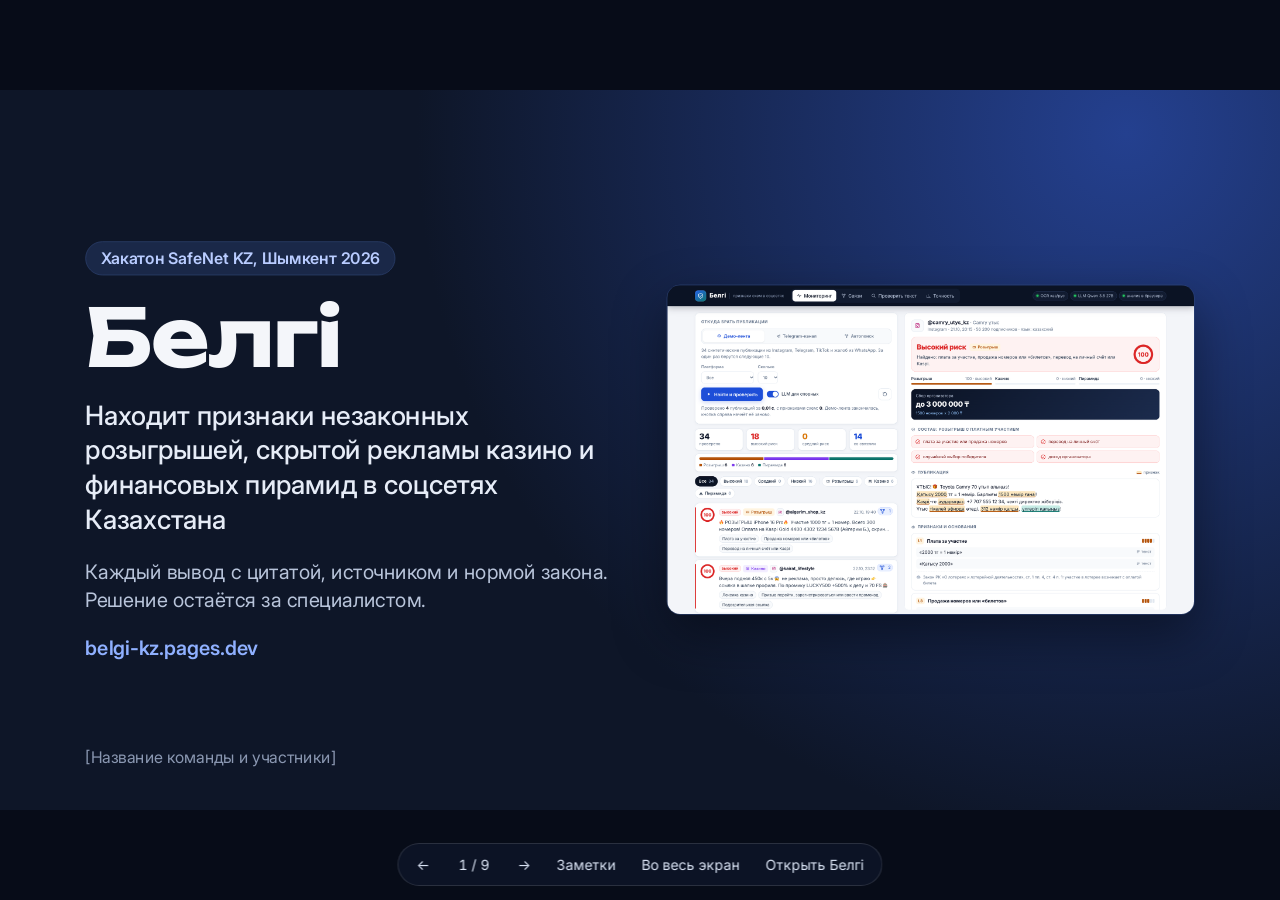
<file: web/pitch/index.html>
<!doctype html>
<html lang="ru">
<head>
<meta charset="utf-8">
<meta name="viewport" content="width=device-width, initial-scale=1">
<title>Белгі: питч для SafeNet KZ</title>
<meta name="description" content="Презентация проекта Белгі для хакатона SafeNet KZ: признаки незаконных розыгрышей, рекламы казино и финансовых пирамид в соцсетях Казахстана.">
<link rel="preconnect" href="https://fonts.googleapis.com">
<link rel="stylesheet" href="https://fonts.googleapis.com/css2?family=Unbounded:wght@500;600;700&family=Inter:wght@400;500;600;700&display=swap">
<style>
  * { box-sizing: border-box; }
  html, body { margin: 0; height: 100%; background: #070c18; overflow: hidden; font-family: Inter, Arial, sans-serif; }
  #viewport { position: fixed; inset: 0; }
  #stage { position: absolute; left: 50%; top: 50%; width: 1920px; height: 1080px; transform-origin: 0 0; }
  .slide { position: absolute; inset: 0; display: none; }
  .slide.on { display: block; animation: fade .35s ease; }
  @keyframes fade { from { opacity: 0; } to { opacity: 1; } }
  .slide > section { position: relative; width: 1920px; height: 1080px; overflow: hidden; }
  .slide h1, .slide h2, .slide h3, .slide p { margin: 0; }
  .slide img, .slide svg { display: block; }
  .slide table { width: 100%; border-collapse: collapse; overflow: hidden; }
  .slide th, .slide td { padding: 14px 22px; text-align: left; vertical-align: top; border-bottom: 1px solid #E1E6EF; }
  .slide aside { display: none; }
  #bar { position: fixed; left: 50%; bottom: 14px; transform: translateX(-50%); display: flex; gap: 6px; align-items: center;
    background: rgba(15, 23, 42, .78); backdrop-filter: blur(8px); border: 1px solid rgba(255,255,255,.12); border-radius: 999px;
    padding: 6px 8px; color: #dbe4f5; font-size: 14px; z-index: 5; transition: opacity .3s; }
  #bar button, #bar a { background: none; border: 0; color: #dbe4f5; font: inherit; cursor: pointer; padding: 6px 10px; border-radius: 999px; text-decoration: none; }
  #bar button:hover, #bar a:hover { background: rgba(255,255,255,.12); }
  #count { min-width: 56px; text-align: center; font-variant-numeric: tabular-nums; }
  #notes { position: fixed; left: 50%; bottom: 64px; transform: translateX(-50%); width: min(900px, 92vw); max-height: 40vh; overflow: auto;
    background: rgba(15, 23, 42, .92); color: #e6ecf7; border: 1px solid rgba(255,255,255,.14); border-radius: 14px; padding: 14px 18px;
    font-size: 16px; line-height: 1.5; display: none; z-index: 6; }
  #notes.on { display: block; }
  #rotate { position: fixed; inset: auto 12px 64px 12px; text-align: center; color: #b8c4da; font-size: 13px; display: none; }
  @media (orientation: portrait) and (max-width: 700px) { #rotate { display: block; } }
  body.idle #bar { opacity: 0; }
</style>
</head>
<body>
<div id="viewport"><div id="stage">
<div class="slide" data-id="cover"><section id="cover" data-transition="fade" style="background:radial-gradient(circle at 88% 6%, #24408F 0%, #0E1628 54%);color:#F4F6FA;font-family:Inter, Arial, sans-serif;padding:128px;display:flex;flex-direction:column;justify-content:center">
<div style="width:820px;display:flex;flex-direction:column;align-items:start;gap:32px">
<p style="font-size:24px;font-weight:600;color:#B9CCFF;background:#1A2848;border:1px solid #2E4372;padding:10px 22px;border-radius:999px">Хакатон SafeNet KZ, Шымкент 2026</p>
<h1 style="font-family:Unbounded, Arial, sans-serif;font-size:120px;font-weight:700;line-height:1;letter-spacing:-2px;color:#F4F6FA">Белгі</h1>
<p style="font-size:40px;font-weight:500;line-height:1.3;color:#E6ECF7">Находит признаки незаконных розыгрышей, скрытой рекламы казино и финансовых пирамид в соцсетях Казахстана</p>
<p style="font-size:30px;line-height:1.4;color:#B8C4DA">Каждый вывод с цитатой, источником и нормой закона. Решение остаётся за специалистом.</p>
<p style="font-size:30px;font-weight:600;color:#8FB0FF">belgi-kz.pages.dev</p>
</div>
<img src="img/img_app.png" alt="Панель аналитика Белгі: очередь публикаций и разбор кейса" style="position:absolute;left:1000px;top:292px;width:792px;height:495px;object-fit:cover;border-radius:20px;border:1px solid #2E4372;box-shadow:0 30px 80px rgba(0, 0, 0, 0.45)">
<p style="position:absolute;left:128px;bottom:64px;width:900px;font-size:24px;color:#8A97B1">[Название команды и участники]</p>
<aside>Здравствуйте, мы команда [название]. Белгі по-казахски значит «признак». Наша система находит в соцсетях и мессенджерах признаки всех трёх схем из задания: платных розыгрышей, скрытой рекламы казино и финансовых пирамид. И объясняет каждый случай. Всё, что вы увидите, работает по ссылке на слайде прямо сейчас, с любого телефона.</aside>
</section>
</div>
<div class="slide" data-id="problem"><section id="problem" data-transition="fade" style="background:#F4F6FA;color:#0F1A2E;font-family:Inter, Arial, sans-serif;padding:128px 128px 160px;display:flex;flex-direction:column;gap:44px">
<div style="display:flex;flex-direction:column;gap:16px">
<p style="font-size:24px;font-weight:700;letter-spacing:3px;color:#1D4ED8">ПРОБЛЕМА</p>
<h2 style="font-family:Unbounded, Arial, sans-serif;font-size:60px;font-weight:600;line-height:1.15;color:#0F1A2E">Схемы ушли в соцсети,<br>вручную их уже не догнать</h2>
</div>
<div style="display:grid;grid-template-columns:1fr 1fr;gap:24px">
<div style="background:#FDFEFF;border:1px solid #E1E6EF;border-radius:20px;padding:34px 40px;display:flex;flex-direction:column;gap:10px">
<p style="font-family:Unbounded, Arial, sans-serif;font-size:60px;font-weight:700;line-height:1.1;color:#6D28D9">3,1 млрд ₸</p>
<p style="font-size:30px;line-height:1.35;color:#4A5568">оборот онлайн-казино Bingo-37 и Lotoboom в Шымкенте, игроков звали через WhatsApp</p>
</div>
<div style="background:#FDFEFF;border:1px solid #E1E6EF;border-radius:20px;padding:34px 40px;display:flex;flex-direction:column;gap:10px">
<p style="font-family:Unbounded, Arial, sans-serif;font-size:60px;font-weight:700;line-height:1.1;color:#0F766E">32,9 млрд ₸</p>
<p style="font-size:30px;line-height:1.35;color:#4A5568">ущерб от финансовых пирамид за 2025 год: 53 пирамиды, 112 500 вкладчиков</p>
</div>
<div style="background:#FDFEFF;border:1px solid #E1E6EF;border-radius:20px;padding:34px 40px;display:flex;flex-direction:column;gap:10px">
<p style="font-family:Unbounded, Arial, sans-serif;font-size:60px;font-weight:700;line-height:1.1;color:#6D28D9">75 000</p>
<p style="font-size:30px;line-height:1.35;color:#4A5568">незаконных сайтов заблокировано за 2025 год, в 2026 году больше половины новых нашла система учёта ставок</p>
</div>
<div style="background:#FDFEFF;border:1px solid #E1E6EF;border-radius:20px;padding:34px 40px;display:flex;flex-direction:column;gap:10px">
<p style="font-family:Unbounded, Arial, sans-serif;font-size:60px;font-weight:700;line-height:1.1;color:#B45309">121</p>
<p style="font-size:30px;line-height:1.35;color:#4A5568">человек привлечён к ответственности за незаконные розыгрыши в 2025 году, штрафы на 49,9 млн ₸</p>
</div>
</div>
<p style="position:absolute;left:128px;bottom:64px;width:1400px;font-size:24px;color:#5B6576">Источники: Kursiv, 09.10.2026; Казахстанская правда, 12.03.2026; Lada.kz, 01.07.2026; Kapital.kz, 09.01.2026</p>
<p style="position:absolute;right:128px;bottom:64px;width:120px;font-size:24px;text-align:right;color:#5B6576">02</p>
<aside>Схемы переехали в Instagram, Telegram и WhatsApp. Свежий пример прямо из Шымкента: онлайн-казино с оборотом 3,1 миллиарда тенге, игроков звали через WhatsApp. Только за 2025 год пирамиды нанесли ущерб почти на 33 миллиарда тенге, заблокировано 75 тысяч незаконных сайтов, к ответственности привлечён 121 организатор розыгрышей. Схемы меняют форму быстрее, чем их успевают проверять вручную.</aside>
</section>
</div>
<div class="slide" data-id="solution"><section id="solution" data-transition="fade" style="background:#0E1628;color:#F4F6FA;font-family:Inter, Arial, sans-serif;padding:128px 128px 160px;display:flex;flex-direction:column;gap:40px">
<div style="display:flex;flex-direction:column;gap:16px">
<p style="font-size:24px;font-weight:700;letter-spacing:3px;color:#8FB0FF">РЕШЕНИЕ</p>
<h2 style="font-family:Unbounded, Arial, sans-serif;font-size:60px;font-weight:600;line-height:1.15;color:#F4F6FA">Один движок на три направления. Признаки, а не вердикты</h2>
</div>
<div style="display:flex;gap:24px">
<div style="flex:1;background:#17223B;border:1px solid #26334F;border-radius:20px;padding:36px;display:flex;flex-direction:column;gap:20px">
<div style="width:76px;height:76px;border-radius:20px;background:#FDE7BF;display:flex;align-items:center;justify-content:center">
<svg aria-label="Билет" width="24" height="24" viewBox="0 0 24 24" style="width:44px;height:44px" fill="none" stroke="#B45309" stroke-width="2" stroke-linecap="round" stroke-linejoin="round"><path d="M4 7h16v3a2 2 0 0 0 0 4v3H4v-3a2 2 0 0 0 0-4z"/><path d="M14 7.5v9" stroke-dasharray="2 2.2"/></svg>
</div>
<h3 style="font-size:40px;font-weight:600;line-height:1.2;color:#F4F6FA">Розыгрыши с платным участием</h3>
<p style="font-size:30px;line-height:1.4;color:#B8C4DA">Взнос за номер, перевод на Kaspi, рандомайзер в эфире</p>
</div>
<div style="flex:1;background:#17223B;border:1px solid #26334F;border-radius:20px;padding:36px;display:flex;flex-direction:column;gap:20px">
<div style="width:76px;height:76px;border-radius:20px;background:#E6DBFF;display:flex;align-items:center;justify-content:center">
<svg aria-label="Кубик" width="24" height="24" viewBox="0 0 24 24" style="width:44px;height:44px" fill="none" stroke="#6D28D9" stroke-width="2" stroke-linecap="round" stroke-linejoin="round"><rect x="4" y="4" width="16" height="16" rx="4"/><circle cx="9" cy="9" r="1.3" fill="#6D28D9"/><circle cx="15" cy="15" r="1.3" fill="#6D28D9"/><circle cx="15" cy="9" r="1.3" fill="#6D28D9"/><circle cx="9" cy="15" r="1.3" fill="#6D28D9"/></svg>
</div>
<h3 style="font-size:40px;font-weight:600;line-height:1.2;color:#F4F6FA">Скрытая реклама казино</h3>
<p style="font-size:30px;line-height:1.4;color:#B8C4DA">Промокоды, ссылки-зеркала, «вчера поднял», ссылка в шапке</p>
</div>
<div style="flex:1;background:#17223B;border:1px solid #26334F;border-radius:20px;padding:36px;display:flex;flex-direction:column;gap:20px">
<div style="width:76px;height:76px;border-radius:20px;background:#C6ECE5;display:flex;align-items:center;justify-content:center">
<svg aria-label="Пирамида" width="24" height="24" viewBox="0 0 24 24" style="width:44px;height:44px" fill="none" stroke="#0F766E" stroke-width="2" stroke-linecap="round" stroke-linejoin="round"><path d="M12 4 3 20h18z"/><path d="M7.6 12h8.8M5.3 16h13.4"/></svg>
</div>
<h3 style="font-size:40px;font-weight:600;line-height:1.2;color:#F4F6FA">Финансовые пирамиды</h3>
<p style="font-size:30px;line-height:1.4;color:#B8C4DA">Доходность выше рынка, гарантии, бонус за приглашённых</p>
</div>
</div>
<div style="display:flex;align-items:center;gap:24px;background:#13203A;border:1px solid #2B3C63;border-radius:16px;padding:24px 32px">
<svg aria-label="Щит" width="24" height="24" viewBox="0 0 24 24" style="width:44px;height:44px" fill="none" stroke="#8FB0FF" stroke-width="2" stroke-linecap="round" stroke-linejoin="round"><path d="M12 3l7 3v6c0 4.5-3 7.6-7 9-4-1.4-7-4.5-7-9V6z"/><path d="M9 12l2 2 4-4"/></svg>
<p style="font-size:30px;line-height:1.35;color:#E6ECF7">Система показывает признаки возможного нарушения. Законность проверяет специалист с учётом законодательства РК</p>
</div>
<p style="position:absolute;right:128px;bottom:64px;width:120px;font-size:24px;text-align:right;color:#8A97B1">03</p>
<aside>Мы сделали один движок сразу на три трека задания, потому что признаки у схем во многом общие: реквизиты Kaspi, срочность, ссылки, скриншоты выплат, сети связанных аккаунтов. Главный принцип совпадает с принципом хакатона: система не обвиняет. Она показывает признаки и объясняет, на чём они основаны, а решение принимает специалист.</aside>
</section>
</div>
<div class="slide" data-id="how"><section id="how" data-transition="fade" style="background:#F4F6FA;color:#0F1A2E;font-family:Inter, Arial, sans-serif;padding:128px 128px 160px;display:flex;flex-direction:column;gap:44px">
<div style="display:flex;flex-direction:column;gap:16px">
<p style="font-size:24px;font-weight:700;letter-spacing:3px;color:#1D4ED8">КАК РАБОТАЕТ</p>
<h2 style="font-family:Unbounded, Arial, sans-serif;font-size:60px;font-weight:600;line-height:1.15;color:#0F1A2E">Пять шагов от публикации до справки</h2>
</div>
<div style="display:flex;gap:20px">
<div style="flex:1;background:#FDFEFF;border:1px solid #E1E6EF;border-radius:20px;padding:28px;display:flex;flex-direction:column;gap:14px">
<p style="width:56px;height:56px;border-radius:28px;background:#1D4ED8;color:#FDFEFF;font-size:28px;font-weight:700;line-height:2;text-align:center">1</p>
<h3 style="font-size:32px;font-weight:700;line-height:1.2;color:#0F1A2E">Собирает</h3>
<p style="font-size:26px;line-height:1.35;color:#4A5568">Публичные Telegram-каналы, автопоиск по цепочке, жалобы со скриншотами</p>
</div>
<div style="flex:1;background:#FDFEFF;border:1px solid #E1E6EF;border-radius:20px;padding:28px;display:flex;flex-direction:column;gap:14px">
<p style="width:56px;height:56px;border-radius:28px;background:#1D4ED8;color:#FDFEFF;font-size:28px;font-weight:700;line-height:2;text-align:center">2</p>
<h3 style="font-size:32px;font-weight:700;line-height:1.2;color:#0F1A2E">Очищает</h3>
<p style="font-size:26px;line-height:1.35;color:#4A5568">Снимает маскировку вроде к@зино и 1w1n. Русский, казахский, транслит</p>
</div>
<div style="flex:1;background:#FDFEFF;border:1px solid #E1E6EF;border-radius:20px;padding:28px;display:flex;flex-direction:column;gap:14px">
<p style="width:56px;height:56px;border-radius:28px;background:#1D4ED8;color:#FDFEFF;font-size:28px;font-weight:700;line-height:2;text-align:center">3</p>
<h3 style="font-size:32px;font-weight:700;line-height:1.2;color:#0F1A2E">Находит признаки</h3>
<p style="font-size:26px;line-height:1.35;color:#4A5568">Словари, расчёт доходности и сбора, реквизиты, ссылки, текст со скриншотов и эфиров</p>
</div>
<div style="flex:1;background:#FDFEFF;border:1px solid #E1E6EF;border-radius:20px;padding:28px;display:flex;flex-direction:column;gap:14px">
<p style="width:56px;height:56px;border-radius:28px;background:#1D4ED8;color:#FDFEFF;font-size:28px;font-weight:700;line-height:2;text-align:center">4</p>
<h3 style="font-size:32px;font-weight:700;line-height:1.2;color:#0F1A2E">Уточняет</h3>
<p style="font-size:26px;line-height:1.35;color:#4A5568">Спорные случаи разбирает LLM. Признак без дословной цитаты отбрасывается</p>
</div>
<div style="flex:1;background:#FDFEFF;border:1px solid #E1E6EF;border-radius:20px;padding:28px;display:flex;flex-direction:column;gap:14px">
<p style="width:56px;height:56px;border-radius:28px;background:#1D4ED8;color:#FDFEFF;font-size:28px;font-weight:700;line-height:2;text-align:center">5</p>
<h3 style="font-size:32px;font-weight:700;line-height:1.2;color:#0F1A2E">Связывает</h3>
<p style="font-size:26px;line-height:1.35;color:#4A5568">Общие карты, телефоны и промокоды у разных аккаунтов</p>
</div>
</div>
<div style="background:#0E1628;border-radius:20px;padding:30px 40px;display:flex;align-items:center;gap:24px">
<p style="font-size:24px;font-weight:700;letter-spacing:2px;color:#8FB0FF;white-space:nowrap">НА ВЫХОДЕ</p>
<p style="font-size:30px;line-height:1.35;color:#F4F6FA">Уровень риска по трём направлениям, подсвеченные цитаты, нормы закона и справка для ведомства одной кнопкой</p>
</div>
<p style="position:absolute;right:128px;bottom:64px;width:120px;font-size:24px;text-align:right;color:#5B6576">04</p>
<aside>Система собирает публикации из открытых источников: публичные Telegram-каналы, автопоиск по цепочке каналов и жалобы граждан со скриншотами. Сначала снимает маскировку, потом ищет признаки: словари на трёх языках, расчёты, реквизиты и ссылки. Спорные случаи уточняет языковая модель, но признак без дословной цитаты из текста она добавить не может. В конце строится граф связей.</aside>
</section>
</div>
<div class="slide" data-id="explain"><section id="explain" data-transition="fade" style="background:#0E1628;color:#F4F6FA;font-family:Inter, Arial, sans-serif;padding:128px 128px 160px;display:flex;flex-direction:column;gap:40px">
<div style="display:flex;flex-direction:column;gap:16px">
<p style="font-size:24px;font-weight:700;letter-spacing:3px;color:#8FB0FF">ОБЪЯСНИМОСТЬ</p>
<h2 style="font-family:Unbounded, Arial, sans-serif;font-size:60px;font-weight:600;line-height:1.15;color:#F4F6FA">Каждый вывод с цитатой и нормой</h2>
</div>
<div style="display:flex;gap:48px;align-items:start">
<div style="width:600px;display:flex;flex-direction:column;gap:22px">
<p style="font-size:24px;font-weight:600;color:#8A97B1">Скриншот из жалобы гражданина</p>
<div style="background:#17223B;border:1px solid #26334F;border-left:6px solid #2DD4BF;border-radius:16px;padding:26px 30px">
<p style="font-size:30px;line-height:1.4;color:#F4F6FA">«Вложи 5000 тг, получи 10 000 тг через 24 часа! Гарантия 100%. Кидай на каспи»</p>
</div>
<p style="font-size:24px;font-weight:600;color:#8A97B1">Что показала система</p>
<p style="font-size:32px;font-weight:700;color:#F87171">Высокий риск, 100 из 100</p>
<div style="display:flex;flex-direction:column;gap:6px">
<p style="font-family:Unbounded, Arial, sans-serif;font-size:44px;font-weight:700;line-height:1.1;color:#F4F6FA">≈ 3 000% в месяц</p>
<p style="font-size:26px;line-height:1.35;color:#B8C4DA">в 1 765 раз выше ставок по вкладам</p>
</div>
<p style="font-size:26px;line-height:1.35;color:#B8C4DA">Основание: методика АФМ № 82-НҚ, пункты 3.1.1, 3.1.2 и 3.1.15</p>
</div>
<img src="img/img_case.png" alt="Карточка кейса в Белгі: высокий риск, обещанная доходность около 3000 процентов в месяц, состав признаков пирамиды" style="width:1016px;height:575px;object-fit:contain;border-radius:16px;border:1px solid #2E4372;background:#FDFEFF;box-shadow:0 24px 60px rgba(0, 0, 0, 0.4)">
</div>
<p style="position:absolute;right:128px;bottom:64px;width:120px;font-size:24px;text-align:right;color:#8A97B1">05</p>
<aside>Вот как выглядит объяснение. На входе скриншот из WhatsApp-группы, который прислал гражданин. Система сама распознала текст, нашла обещание «вложи 5000, получи 10 000 через сутки» и посчитала: это около 3000 процентов в месяц, в 1765 раз выше ставок по вкладам. Рядом с каждым признаком цитата и пункт методики АФМ. Аналитику не нужно перечитывать весь чат.</aside>
</section>
</div>
<div class="slide" data-id="precise"><section id="precise" data-transition="fade" style="background:#F4F6FA;color:#0F1A2E;font-family:Inter, Arial, sans-serif;padding:128px 128px 160px;display:flex;flex-direction:column;gap:40px">
<div style="display:flex;flex-direction:column;gap:16px">
<p style="font-size:24px;font-weight:700;letter-spacing:3px;color:#1D4ED8">МИНИМУМ ЛОЖНЫХ СРАБАТЫВАНИЙ</p>
<h2 style="font-family:Unbounded, Arial, sans-serif;font-size:60px;font-weight:600;line-height:1.15;color:#0F1A2E">Обычный конкурс не попадёт в выборку</h2>
</div>
<table style="font-family:Inter, Arial, sans-serif;font-size:30px;color:#0F1A2E;border:1px solid #DDE3EC;border-radius:16px">
<tr style="background:#E6ECF5"><th style="width:49%;padding:16px 24px">Публикация</th><th style="width:37%">Что увидела система</th><th style="width:14%">Уровень</th></tr>
<tr style="background:#FDFEFF"><td>«Разыгрываем 3 сертификата. Условия: подписка и лайк, участие бесплатное»</td><td>Случайный выбор есть, платы за участие нет</td><td style="color:#475467"><b>Низкий</b></td></tr>
<tr style="background:#F7F9FC"><td>«Участие 1000 тг = 1 номер, всего 300 номеров, оплата на Kaspi, итоги в эфире»</td><td>Плата, перевод на личный счёт, сбор до 300&#160;000&#160;₸</td><td style="color:#DC2626"><b>Высокий</b></td></tr>
<tr style="background:#FDFEFF"><td>«Депозит до 19,5% годовых, вклады гарантированы КФГД»</td><td>Ставка в рынке, банк с лицензией</td><td style="color:#475467"><b>Низкий</b></td></tr>
<tr style="background:#F7F9FC"><td>«АФМ выявило пирамиду: обещали 30% в месяц»</td><td>Новость, нет реквизитов и призыва</td><td style="color:#475467"><b>Низкий</b></td></tr>
<tr style="background:#FDFEFF"><td>«К а з и н о дает, деп 5к, вывел 200к, зеркал0 в шапке»</td><td>Маскировка снята, лексика казино, призыв</td><td style="color:#DC2626"><b>Высокий</b></td></tr>
</table>
<p style="position:absolute;left:128px;bottom:64px;width:1400px;font-size:24px;color:#5B6576">Казахская частица «деп» не путается с казиношным «деп», а «занос мебели» с «заносом» в казино</p>
<p style="position:absolute;right:128px;bottom:64px;width:120px;font-size:24px;text-align:right;color:#5B6576">06</p>
<aside>Главная сложность первого трека: отличить обычный конкурс от платной схемы. Мы считаем признаки так, как их описывает закон о лотереях: плата за участие, случайный выбор и приз вместе. Бесплатный конкурс с рандомайзером остаётся низким, и система прямо пишет почему. Так же отсекаются банковские вклады, официальная лотерея, легальный букмекер и новости о схемах. А замаскированное «к а з и н о» система, наоборот, узнаёт.</aside>
</section>
</div>
<div class="slide" data-id="links"><section id="links" data-transition="fade" style="background:#0E1628;color:#F4F6FA;font-family:Inter, Arial, sans-serif;padding:128px 128px 160px;display:flex;flex-direction:column;gap:36px">
<div style="display:flex;flex-direction:column;gap:16px">
<p style="font-size:24px;font-weight:700;letter-spacing:3px;color:#8FB0FF">СВЯЗИ И СКРИНШОТЫ</p>
<h2 style="font-family:Unbounded, Arial, sans-serif;font-size:60px;font-weight:600;line-height:1.15;color:#F4F6FA">Видит сеть за разными аккаунтами</h2>
</div>
<div style="display:flex;gap:48px;align-items:start">
<img src="img/img_graph.png" alt="Граф связей: аккаунты соединены общими картами, телефонами, промокодом и ссылкой" style="width:960px;height:624px;object-fit:contain;border-radius:16px;border:1px solid #2E4372;background:#FBFCFE">
<div style="flex:1;display:flex;flex-direction:column;gap:30px">
<div style="display:flex;flex-direction:column;gap:6px">
<p style="font-family:Unbounded, Arial, sans-serif;font-size:44px;font-weight:700;line-height:1.1;color:#8FB0FF">3 аккаунта</p>
<p style="font-size:26px;line-height:1.35;color:#B8C4DA">с одной картой Kaspi проводят платные розыгрыши</p>
</div>
<div style="display:flex;flex-direction:column;gap:6px">
<p style="font-family:Unbounded, Arial, sans-serif;font-size:44px;font-weight:700;line-height:1.1;color:#8FB0FF">3 блогера</p>
<p style="font-size:26px;line-height:1.35;color:#B8C4DA">с одним промокодом казино LUCKY500</p>
</div>
<div style="display:flex;flex-direction:column;gap:6px">
<p style="font-family:Unbounded, Arial, sans-serif;font-size:44px;font-weight:700;line-height:1.1;color:#8FB0FF">OCR</p>
<p style="font-size:26px;line-height:1.35;color:#B8C4DA">читает скриншоты чатов и выплат на казахском и русском</p>
</div>
<div style="display:flex;flex-direction:column;gap:6px">
<p style="font-family:Unbounded, Arial, sans-serif;font-size:44px;font-weight:700;line-height:1.1;color:#8FB0FF">6:52</p>
<p style="font-size:26px;line-height:1.35;color:#B8C4DA">минута эфира, где прозвучало «Lucky Jet», сразу видна в карточке</p>
</div>
</div>
</div>
<p style="position:absolute;right:128px;bottom:64px;width:120px;font-size:24px;text-align:right;color:#8A97B1">07</p>
<aside>Схемы редко живут на одной странице. Система связывает аккаунты, у которых совпадает номер карты, телефон, промокод или контакт «куратора». В демо-ленте видно, как одна карта Kaspi объединяет три страницы с платными розыгрышами, а один промокод казино трёх блогеров. Номера при этом хранятся только хешем. Кроме текста система читает скриншоты и транскрипции эфиров с точной минутой.</aside>
</section>
</div>
<div class="slide" data-id="results"><section id="results" data-transition="fade" style="background:#F4F6FA;color:#0F1A2E;font-family:Inter, Arial, sans-serif;padding:128px 128px 160px;display:flex;flex-direction:column;gap:40px">
<div style="display:flex;flex-direction:column;gap:16px">
<p style="font-size:24px;font-weight:700;letter-spacing:3px;color:#1D4ED8">РЕЗУЛЬТАТЫ</p>
<h2 style="font-family:Unbounded, Arial, sans-serif;font-size:60px;font-weight:600;line-height:1.15;color:#0F1A2E">Что уже работает</h2>
</div>
<div style="display:flex;gap:48px;align-items:start">
<div style="flex:1;display:flex;flex-direction:column;gap:24px">
<div style="display:grid;grid-template-columns:1fr 1fr;gap:24px">
<div style="background:#FDFEFF;border:1px solid #E1E6EF;border-radius:20px;padding:30px 34px;display:flex;flex-direction:column;gap:8px">
<p style="font-family:Unbounded, Arial, sans-serif;font-size:60px;font-weight:700;line-height:1.1;color:#15803D">0 из 16</p>
<p style="font-size:26px;line-height:1.35;color:#4A5568">ложных срабатываний на трудных случаях демо-ленты</p>
</div>
<div style="background:#FDFEFF;border:1px solid #E1E6EF;border-radius:20px;padding:30px 34px;display:flex;flex-direction:column;gap:8px">
<p style="font-family:Unbounded, Arial, sans-serif;font-size:60px;font-weight:700;line-height:1.1;color:#1D4ED8">0,02 с</p>
<p style="font-size:26px;line-height:1.35;color:#4A5568">проверка 10 публикаций прямо в браузере, на любом устройстве</p>
</div>
<div style="background:#FDFEFF;border:1px solid #E1E6EF;border-radius:20px;padding:30px 34px;display:flex;flex-direction:column;gap:8px">
<p style="font-family:Unbounded, Arial, sans-serif;font-size:60px;font-weight:700;line-height:1.1;color:#1D4ED8">1,5 с</p>
<p style="font-size:26px;line-height:1.35;color:#4A5568">разбор спорного случая облачной LLM, только для небольшой доли публикаций</p>
</div>
<div style="background:#FDFEFF;border:1px solid #E1E6EF;border-radius:20px;padding:30px 34px;display:flex;flex-direction:column;gap:8px">
<p style="font-family:Unbounded, Arial, sans-serif;font-size:60px;font-weight:700;line-height:1.1;color:#1D4ED8">3 с</p>
<p style="font-size:26px;line-height:1.35;color:#4A5568">чтение публичного Telegram-канала вместе с картинками</p>
</div>
</div>
<div style="background:#FFF7E8;border:1px solid #F5D9A8;border-radius:16px;padding:22px 30px">
<p style="font-size:26px;line-height:1.4;color:#7C2D12"><b>Честно о цифрах:</b> демо-лента синтетическая, 34 публикации. Следующий шаг: тест на реальных публикациях, собранный другими людьми, с оценкой по каждому языку.</p>
</div>
</div>
<img src="img/img_phone.png" alt="Белгі на телефоне: карточка розыгрыша с высоким риском и сбором организатора до 3 миллионов тенге" style="width:292px;height:632px;object-fit:cover;border-radius:36px;border:8px solid #0E1628;box-shadow:0 24px 60px rgba(14, 22, 40, 0.25)">
</div>
<p style="position:absolute;right:128px;bottom:64px;width:120px;font-size:24px;text-align:right;color:#5B6576">08</p>
<aside>Что уже работает. На трудных случаях демо-ленты, то есть бесплатных конкурсах, банке, официальной лотерее и новостях, ни одного ложного срабатывания. Десять публикаций проверяются за сотые доли секунды прямо в браузере, поэтому система масштабируется: дешёвые правила проверяют всё, а языковая модель включается только на спорных. Честно говорим: лента синтетическая, следующий шаг это проверка на реальных публикациях.</aside>
</section>
</div>
<div class="slide" data-id="pilot"><section id="pilot" data-transition="fade" style="background:radial-gradient(circle at 92% 100%, #1F3B86 0%, #0E1628 55%);color:#F4F6FA;font-family:Inter, Arial, sans-serif;padding:128px 128px 160px;display:flex;flex-direction:column;gap:36px">
<div style="display:flex;flex-direction:column;gap:16px">
<p style="font-size:24px;font-weight:700;letter-spacing:3px;color:#8FB0FF">ВНЕДРЕНИЕ</p>
<h2 style="font-family:Unbounded, Arial, sans-serif;font-size:60px;font-weight:600;line-height:1.15;color:#F4F6FA">Пилот с АФМ и Комитетом<br>по игорному бизнесу</h2>
</div>
<div style="display:flex;gap:56px;align-items:start">
<div style="flex:1;display:flex;flex-direction:column;gap:30px">
<div style="display:flex;gap:24px;align-items:start">
<p style="width:56px;height:56px;border-radius:28px;background:#2F6BFF;color:#F4F6FA;font-size:28px;font-weight:700;line-height:2;text-align:center">1</p>
<div style="flex:1;display:flex;flex-direction:column;gap:6px">
<h3 style="font-size:34px;font-weight:700;line-height:1.2;color:#F4F6FA">Подключить источники</h3>
<p style="font-size:26px;line-height:1.35;color:#B8C4DA">Публичные каналы и жалобы граждан из бота и колл-центра 1458</p>
</div>
</div>
<div style="display:flex;gap:24px;align-items:start">
<p style="width:56px;height:56px;border-radius:28px;background:#2F6BFF;color:#F4F6FA;font-size:28px;font-weight:700;line-height:2;text-align:center">2</p>
<div style="flex:1;display:flex;flex-direction:column;gap:6px">
<h3 style="font-size:34px;font-weight:700;line-height:1.2;color:#F4F6FA">Сверять с реестрами</h3>
<p style="font-size:26px;line-height:1.35;color:#B8C4DA">Перечень нелегальных организаторов с merchant ID и список пирамид АФМ</p>
</div>
</div>
<div style="display:flex;gap:24px;align-items:start">
<p style="width:56px;height:56px;border-radius:28px;background:#2F6BFF;color:#F4F6FA;font-size:28px;font-weight:700;line-height:2;text-align:center">3</p>
<div style="flex:1;display:flex;flex-direction:column;gap:6px">
<h3 style="font-size:34px;font-weight:700;line-height:1.2;color:#F4F6FA">Работать внутри периметра</h3>
<p style="font-size:26px;line-height:1.35;color:#B8C4DA">Модель Qwen3.5 Kazakh от ISSAI на сервере ведомства, данные не уходят наружу. Номера карт и телефонов хранятся только хешем</p>
</div>
</div>
</div>
<div style="width:460px;background:#F4F6FA;border-radius:24px;padding:32px;display:flex;flex-direction:column;align-items:center;gap:10px">
<svg aria-label="QR-код на сайт belgi-kz.pages.dev" width="31" height="31" viewBox="0 0 31 31" style="width:300px;height:300px"><rect x="0" y="0" width="31" height="31" fill="#F4F6FA"/><path fill="#0E1628" d="M1,1H2V2H1zM2,1H3V2H2zM3,1H4V2H3zM4,1H5V2H4zM5,1H6V2H5zM6,1H7V2H6zM7,1H8V2H7zM9,1H10V2H9zM13,1H14V2H13zM14,1H15V2H14zM15,1H16V2H15zM16,1H17V2H16zM19,1H20V2H19zM21,1H22V2H21zM23,1H24V2H23zM24,1H25V2H24zM25,1H26V2H25zM26,1H27V2H26zM27,1H28V2H27zM28,1H29V2H28zM29,1H30V2H29zM1,2H2V3H1zM7,2H8V3H7zM12,2H13V3H12zM13,2H14V3H13zM16,2H17V3H16zM18,2H19V3H18zM19,2H20V3H19zM21,2H22V3H21zM23,2H24V3H23zM29,2H30V3H29zM1,3H2V4H1zM3,3H4V4H3zM4,3H5V4H4zM5,3H6V4H5zM7,3H8V4H7zM9,3H10V4H9zM10,3H11V4H10zM12,3H13V4H12zM13,3H14V4H13zM14,3H15V4H14zM18,3H19V4H18zM19,3H20V4H19zM21,3H22V4H21zM23,3H24V4H23zM25,3H26V4H25zM26,3H27V4H26zM27,3H28V4H27zM29,3H30V4H29zM1,4H2V5H1zM3,4H4V5H3zM4,4H5V5H4zM5,4H6V5H5zM7,4H8V5H7zM10,4H11V5H10zM13,4H14V5H13zM16,4H17V5H16zM17,4H18V5H17zM18,4H19V5H18zM19,4H20V5H19zM21,4H22V5H21zM23,4H24V5H23zM25,4H26V5H25zM26,4H27V5H26zM27,4H28V5H27zM29,4H30V5H29zM1,5H2V6H1zM3,5H4V6H3zM4,5H5V6H4zM5,5H6V6H5zM7,5H8V6H7zM10,5H11V6H10zM12,5H13V6H12zM16,5H17V6H16zM17,5H18V6H17zM18,5H19V6H18zM19,5H20V6H19zM23,5H24V6H23zM25,5H26V6H25zM26,5H27V6H26zM27,5H28V6H27zM29,5H30V6H29zM1,6H2V7H1zM7,6H8V7H7zM9,6H10V7H9zM10,6H11V7H10zM11,6H12V7H11zM13,6H14V7H13zM14,6H15V7H14zM15,6H16V7H15zM17,6H18V7H17zM19,6H20V7H19zM21,6H22V7H21zM23,6H24V7H23zM29,6H30V7H29zM1,7H2V8H1zM2,7H3V8H2zM3,7H4V8H3zM4,7H5V8H4zM5,7H6V8H5zM6,7H7V8H6zM7,7H8V8H7zM9,7H10V8H9zM11,7H12V8H11zM13,7H14V8H13zM15,7H16V8H15zM17,7H18V8H17zM19,7H20V8H19zM21,7H22V8H21zM23,7H24V8H23zM24,7H25V8H24zM25,7H26V8H25zM26,7H27V8H26zM27,7H28V8H27zM28,7H29V8H28zM29,7H30V8H29zM10,8H11V9H10zM11,8H12V9H11zM12,8H13V9H12zM13,8H14V9H13zM14,8H15V9H14zM21,8H22V9H21zM1,9H2V10H1zM3,9H4V10H3zM7,9H8V10H7zM8,9H9V10H8zM12,9H13V10H12zM13,9H14V10H13zM14,9H15V10H14zM16,9H17V10H16zM17,9H18V10H17zM20,9H21V10H20zM21,9H22V10H21zM24,9H25V10H24zM27,9H28V10H27zM29,9H30V10H29zM1,10H2V11H1zM2,10H3V11H2zM4,10H5V11H4zM6,10H7V11H6zM9,10H10V11H9zM10,10H11V11H10zM11,10H12V11H11zM13,10H14V11H13zM17,10H18V11H17zM20,10H21V11H20zM21,10H22V11H21zM23,10H24V11H23zM24,10H25V11H24zM28,10H29V11H28zM29,10H30V11H29zM3,11H4V12H3zM4,11H5V12H4zM7,11H8V12H7zM9,11H10V12H9zM10,11H11V12H10zM14,11H15V12H14zM15,11H16V12H15zM17,11H18V12H17zM18,11H19V12H18zM20,11H21V12H20zM22,11H23V12H22zM26,11H27V12H26zM27,11H28V12H27zM29,11H30V12H29zM1,12H2V13H1zM2,12H3V13H2zM5,12H6V13H5zM8,12H9V13H8zM13,12H14V13H13zM15,12H16V13H15zM16,12H17V13H16zM17,12H18V13H17zM19,12H20V13H19zM20,12H21V13H20zM21,12H22V13H21zM22,12H23V13H22zM24,12H25V13H24zM26,12H27V13H26zM1,13H2V14H1zM2,13H3V14H2zM3,13H4V14H3zM7,13H8V14H7zM13,13H14V14H13zM14,13H15V14H14zM15,13H16V14H15zM20,13H21V14H20zM21,13H22V14H21zM22,13H23V14H22zM23,13H24V14H23zM24,13H25V14H24zM29,13H30V14H29zM2,14H3V15H2zM4,14H5V15H4zM5,14H6V15H5zM9,14H10V15H9zM10,14H11V15H10zM11,14H12V15H11zM12,14H13V15H12zM14,14H15V15H14zM15,14H16V15H15zM19,14H20V15H19zM20,14H21V15H20zM21,14H22V15H21zM23,14H24V15H23zM24,14H25V15H24zM28,14H29V15H28zM29,14H30V15H29zM2,15H3V16H2zM3,15H4V16H3zM4,15H5V16H4zM7,15H8V16H7zM8,15H9V16H8zM9,15H10V16H9zM10,15H11V16H10zM13,15H14V16H13zM16,15H17V16H16zM20,15H21V16H20zM24,15H25V16H24zM25,15H26V16H25zM29,15H30V16H29zM1,16H2V17H1zM3,16H4V17H3zM5,16H6V17H5zM6,16H7V17H6zM10,16H11V17H10zM14,16H15V17H14zM22,16H23V17H22zM24,16H25V17H24zM25,16H26V17H25zM3,17H4V18H3zM4,17H5V18H4zM7,17H8V18H7zM9,17H10V18H9zM10,17H11V18H10zM11,17H12V18H11zM12,17H13V18H12zM13,17H14V18H13zM14,17H15V18H14zM16,17H17V18H16zM17,17H18V18H17zM19,17H20V18H19zM20,17H21V18H20zM21,17H22V18H21zM23,17H24V18H23zM24,17H25V18H24zM29,17H30V18H29zM3,18H4V19H3zM5,18H6V19H5zM6,18H7V19H6zM8,18H9V19H8zM11,18H12V19H11zM13,18H14V19H13zM17,18H18V19H17zM18,18H19V19H18zM20,18H21V19H20zM21,18H22V19H21zM23,18H24V19H23zM24,18H25V19H24zM27,18H28V19H27zM28,18H29V19H28zM29,18H30V19H29zM1,19H2V20H1zM2,19H3V20H2zM3,19H4V20H3zM4,19H5V20H4zM6,19H7V20H6zM7,19H8V20H7zM8,19H9V20H8zM11,19H12V20H11zM14,19H15V20H14zM15,19H16V20H15zM17,19H18V20H17zM20,19H21V20H20zM21,19H22V20H21zM22,19H23V20H22zM25,19H26V20H25zM26,19H27V20H26zM29,19H30V20H29zM4,20H5V21H4zM8,20H9V21H8zM9,20H10V21H9zM11,20H12V21H11zM12,20H13V21H12zM13,20H14V21H13zM15,20H16V21H15zM16,20H17V21H16zM17,20H18V21H17zM19,20H20V21H19zM22,20H23V21H22zM23,20H24V21H23zM24,20H25V21H24zM1,21H2V22H1zM2,21H3V22H2zM5,21H6V22H5zM7,21H8V22H7zM9,21H10V22H9zM10,21H11V22H10zM12,21H13V22H12zM13,21H14V22H13zM14,21H15V22H14zM15,21H16V22H15zM18,21H19V22H18zM19,21H20V22H19zM20,21H21V22H20zM21,21H22V22H21zM22,21H23V22H22zM23,21H24V22H23zM24,21H25V22H24zM25,21H26V22H25zM26,21H27V22H26zM28,21H29V22H28zM9,22H10V23H9zM10,22H11V23H10zM14,22H15V23H14zM15,22H16V23H15zM18,22H19V23H18zM20,22H21V23H20zM21,22H22V23H21zM25,22H26V23H25zM26,22H27V23H26zM27,22H28V23H27zM29,22H30V23H29zM1,23H2V24H1zM2,23H3V24H2zM3,23H4V24H3zM4,23H5V24H4zM5,23H6V24H5zM6,23H7V24H6zM7,23H8V24H7zM9,23H10V24H9zM16,23H17V24H16zM21,23H22V24H21zM23,23H24V24H23zM25,23H26V24H25zM29,23H30V24H29zM1,24H2V25H1zM7,24H8V25H7zM14,24H15V25H14zM18,24H19V25H18zM20,24H21V25H20zM21,24H22V25H21zM25,24H26V25H25zM28,24H29V25H28zM29,24H30V25H29zM1,25H2V26H1zM3,25H4V26H3zM4,25H5V26H4zM5,25H6V26H5zM7,25H8V26H7zM10,25H11V26H10zM12,25H13V26H12zM14,25H15V26H14zM16,25H17V26H16zM17,25H18V26H17zM18,25H19V26H18zM20,25H21V26H20zM21,25H22V26H21zM22,25H23V26H22zM23,25H24V26H23zM24,25H25V26H24zM25,25H26V26H25zM26,25H27V26H26zM28,25H29V26H28zM1,26H2V27H1zM3,26H4V27H3zM4,26H5V27H4zM5,26H6V27H5zM7,26H8V27H7zM10,26H11V27H10zM11,26H12V27H11zM17,26H18V27H17zM21,26H22V27H21zM22,26H23V27H22zM25,26H26V27H25zM26,26H27V27H26zM27,26H28V27H27zM28,26H29V27H28zM1,27H2V28H1zM3,27H4V28H3zM4,27H5V28H4zM5,27H6V28H5zM7,27H8V28H7zM9,27H10V28H9zM11,27H12V28H11zM13,27H14V28H13zM17,27H18V28H17zM18,27H19V28H18zM19,27H20V28H19zM25,27H26V28H25zM28,27H29V28H28zM29,27H30V28H29zM1,28H2V29H1zM7,28H8V29H7zM14,28H15V29H14zM15,28H16V29H15zM16,28H17V29H16zM17,28H18V29H17zM19,28H20V29H19zM21,28H22V29H21zM23,28H24V29H23zM25,28H26V29H25zM26,28H27V29H26zM1,29H2V30H1zM2,29H3V30H2zM3,29H4V30H3zM4,29H5V30H4zM5,29H6V30H5zM6,29H7V30H6zM7,29H8V30H7zM9,29H10V30H9zM12,29H13V30H12zM13,29H14V30H13zM14,29H15V30H14zM15,29H16V30H15zM18,29H19V30H18zM19,29H20V30H19zM20,29H21V30H20zM21,29H22V30H21zM22,29H23V30H22zM24,29H25V30H24zM25,29H26V30H25zM26,29H27V30H26zM29,29H30V30H29z"/></svg>
<p style="font-size:30px;font-weight:700;color:#0F1A2E">Попробуйте сами</p>
<p style="font-size:28px;font-weight:600;color:#1D4ED8">belgi-kz.pages.dev</p>
<p style="font-size:24px;line-height:1.35;color:#4A5568;text-align:center">Исходный код на GitHub muhammedzhan-otter/belgi</p>
</div>
</div>
<p style="position:absolute;right:128px;bottom:64px;width:120px;font-size:24px;text-align:right;color:#8A97B1">09</p>
<aside>Мы предлагаем пилот с АФМ и Комитетом по регулированию игорного бизнеса. Подключаем публичные каналы и жалобы граждан, сверяем найденное с официальными реестрами. Для ведомства система работает целиком внутри периметра: казахская модель ISSAI на своём сервере, персональные данные не хранятся. Наведите камеру на QR-код и проверьте сами прямо сейчас. Спасибо!</aside>
</section>
</div>
</div></div>
<div id="notes"></div>
<div id="rotate">Поверните телефон горизонтально, так слайды будут крупнее</div>
<div id="bar">
  <button id="prev" aria-label="Назад">&#8592;</button>
  <span id="count"></span>
  <button id="next" aria-label="Вперёд">&#8594;</button>
  <button id="notesBtn" title="Заметки выступающего (N)">Заметки</button>
  <button id="fs" title="Во весь экран (F)">Во весь экран</button>
  <a href="/" title="Открыть Белгі">Открыть Белгі</a>
</div>
<script>
const slides = [...document.querySelectorAll(".slide")];
const stage = document.getElementById("stage");
let i = Math.max(0, Math.min(slides.length - 1, (parseInt(location.hash.slice(1)) || 1) - 1));
function fit() {
  const s = Math.min(innerWidth / 1920, innerHeight / 1080);
  stage.style.transformOrigin = "50% 50%";
  stage.style.transform = `translate(-50%, -50%) scale(${s})`;
}
function show(n) {
  i = Math.max(0, Math.min(slides.length - 1, n));
  slides.forEach((s, k) => s.classList.toggle("on", k === i));
  document.getElementById("count").textContent = `${i + 1} / ${slides.length}`;
  const a = slides[i].querySelector("aside");
  document.getElementById("notes").textContent = a ? a.textContent : "";
  history.replaceState(null, "", "#" + (i + 1));
}
document.getElementById("prev").onclick = () => show(i - 1);
document.getElementById("next").onclick = () => show(i + 1);
document.getElementById("notesBtn").onclick = () => document.getElementById("notes").classList.toggle("on");
document.getElementById("fs").onclick = () => document.fullscreenElement ? document.exitFullscreen() : document.documentElement.requestFullscreen();
addEventListener("keydown", (e) => {
  if (["ArrowRight", "PageDown", " ", "Enter"].includes(e.key)) { e.preventDefault(); show(i + 1); }
  if (["ArrowLeft", "PageUp", "Backspace"].includes(e.key)) { e.preventDefault(); show(i - 1); }
  if (e.key === "Home") show(0);
  if (e.key === "End") show(slides.length - 1);
  if (e.key.toLowerCase() === "n" || e.key === "т") document.getElementById("notes").classList.toggle("on");
  if (e.key.toLowerCase() === "f" || e.key === "а") document.getElementById("fs").click();
});
let x0 = null;
addEventListener("touchstart", (e) => { x0 = e.touches[0].clientX; }, { passive: true });
addEventListener("touchend", (e) => {
  if (x0 === null) return;
  const dx = e.changedTouches[0].clientX - x0;
  if (Math.abs(dx) > 40) show(i + (dx < 0 ? 1 : -1));
  x0 = null;
});
document.getElementById("viewport").addEventListener("click", (e) => {
  if (e.target.closest("a")) return;
  show(i + (e.clientX > innerWidth / 3 ? 1 : -1));
});
let idle;
addEventListener("mousemove", () => { document.body.classList.remove("idle"); clearTimeout(idle); idle = setTimeout(() => document.body.classList.add("idle"), 2500); });
addEventListener("resize", fit);
fit(); show(i);
</script>
</body>
</html>
</file>
